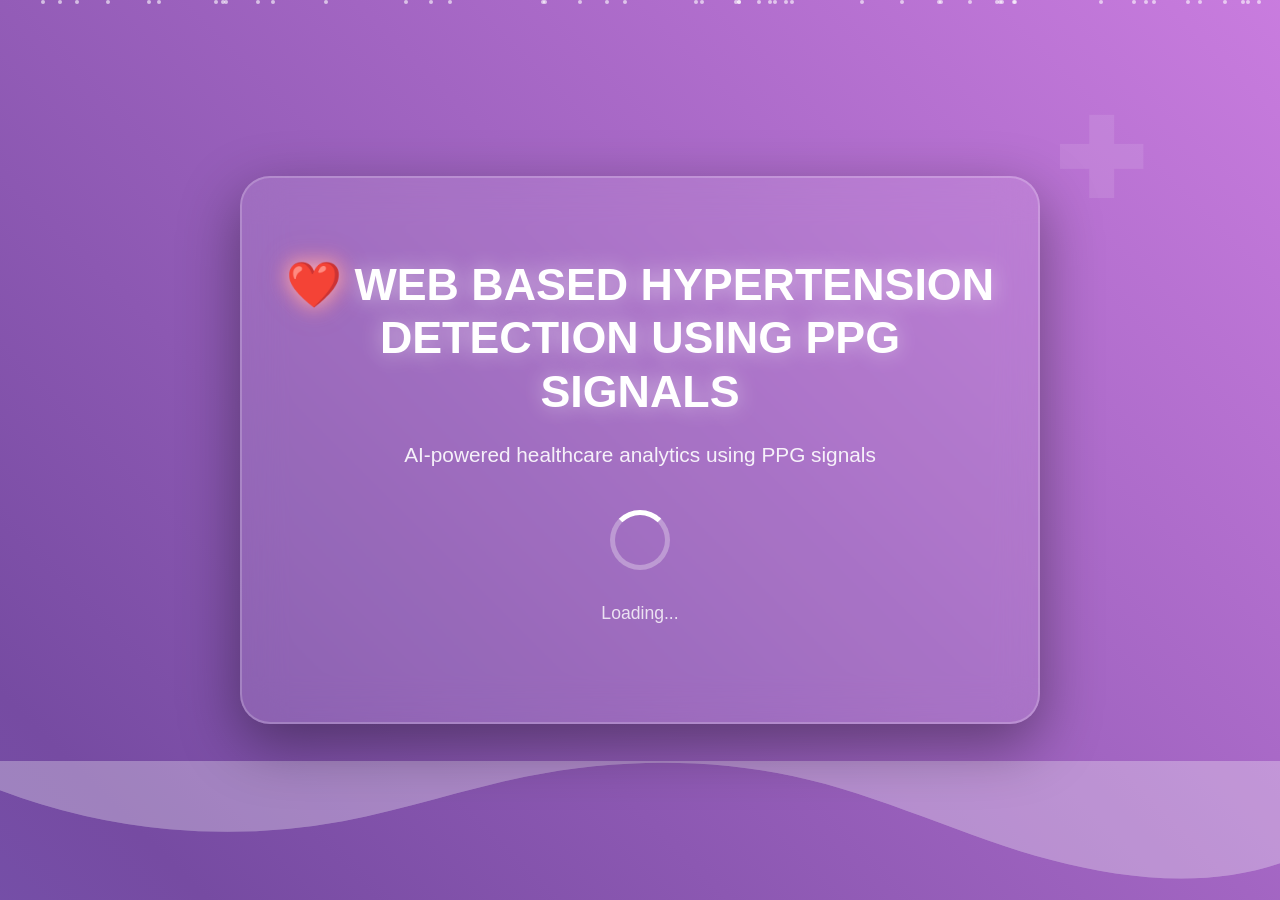
<file: index.html>
<!DOCTYPE html>
<html lang="en">
<head>
    <meta charset="UTF-8">
    <meta name="viewport" content="width=device-width, initial-scale=1.0">
    <title>Hypertension Detection</title>
    <link rel="stylesheet" href="https://cdn.jsdelivr.net/npm/bootstrap@5.3.0/dist/css/bootstrap.min.css">
    <link href='https://unpkg.com/boxicons@2.1.4/css/boxicons.min.css' rel='stylesheet'>
    <style>
        * {
            margin: 0;
            padding: 0;
            box-sizing: border-box;
        }

        body {
            font-family: 'Segoe UI', Tahoma, Geneva, Verdana, sans-serif;
            background: #0a0e27;
            min-height: 100vh;
            display: flex;
            align-items: center;
            justify-content: center;
            position: relative;
            overflow: hidden;
        }

        /* Animated gradient background */
        .gradient-bg {
            position: fixed;
            top: 0;
            left: 0;
            width: 100%;
            height: 100%;
            background: linear-gradient(45deg, #667eea, #764ba2, #f093fb, #4facfe);
            background-size: 400% 400%;
            animation: gradientShift 15s ease infinite;
            z-index: -2;
        }

        @keyframes gradientShift {
            0% { background-position: 0% 50%; }
            50% { background-position: 100% 50%; }
            100% { background-position: 0% 50%; }
        }

        /* Floating particles */
        .particles {
            position: fixed;
            top: 0;
            left: 0;
            width: 100%;
            height: 100%;
            z-index: -1;
        }

        .particle {
            position: absolute;
            width: 4px;
            height: 4px;
            background: rgba(255, 255, 255, 0.6);
            border-radius: 50%;
            animation: float 20s infinite;
        }

        @keyframes float {
            0%, 100% {
                transform: translateY(0) translateX(0);
                opacity: 0;
            }
            10% {
                opacity: 1;
            }
            90% {
                opacity: 1;
            }
            100% {
                transform: translateY(-100vh) translateX(100px);
                opacity: 0;
            }
        }

        /* Medical cross animation */
        .medical-cross {
            position: absolute;
            top: 10%;
            right: 10%;
            font-size: 100px;
            color: rgba(255, 255, 255, 0.1);
            animation: rotate 20s linear infinite;
        }

        @keyframes rotate {
            from { transform: rotate(0deg); }
            to { transform: rotate(360deg); }
        }

        .container {
            position: relative;
            z-index: 1;
        }

        /* Welcome/Loading Screen */
        #welcomeScreen {
            display: block;
            animation: fadeInUp 0.8s ease-out;
        }

        /* Language Selection Screen */
        #languageScreen {
            display: none;
            animation: fadeInUp 0.8s ease-out;
        }

        #mainContent {
            display: none;
        }

        .welcome-card {
            background: rgba(255, 255, 255, 0.1);
            border-radius: 30px;
            padding: 80px 40px;
            box-shadow: 0 20px 60px rgba(0, 0, 0, 0.4);
            backdrop-filter: blur(20px);
            border: 2px solid rgba(255, 255, 255, 0.2);
            animation: fadeInUp 0.8s ease-out, cardFloat 6s ease-in-out infinite;
            max-width: 800px;
            margin: 0 auto;
            text-align: center;
        }

        .welcome-title {
            font-weight: 700;
            font-size: 2.8rem;
            margin-bottom: 20px;
            color: #fff;
            text-shadow: 0 0 20px rgba(255, 255, 255, 0.5);
            animation: titleGlow 3s ease-in-out infinite;
        }

        .welcome-subtitle {
            font-size: 1.3rem;
            color: rgba(255, 255, 255, 0.9);
            margin-bottom: 40px;
        }

        .loading-spinner {
            width: 60px;
            height: 60px;
            border: 5px solid rgba(255, 255, 255, 0.3);
            border-top-color: white;
            border-radius: 50%;
            animation: spin 1s linear infinite;
            margin: 30px auto;
        }

        @keyframes spin {
            to { transform: rotate(360deg); }
        }

        .language-card {
            background: rgba(255, 255, 255, 0.1);
            border-radius: 30px;
            padding: 60px 40px;
            box-shadow: 0 20px 60px rgba(0, 0, 0, 0.4);
            backdrop-filter: blur(20px);
            border: 2px solid rgba(255, 255, 255, 0.2);
            animation: fadeInUp 0.8s ease-out, cardFloat 6s ease-in-out infinite;
            max-width: 600px;
            margin: 0 auto;
        }

        .language-title {
            font-weight: 700;
            font-size: 2rem;
            margin-bottom: 15px;
            color: #fff;
            text-shadow: 0 0 20px rgba(255, 255, 255, 0.5);
            text-align: center;
        }

        .language-subtitle {
            font-size: 1.1rem;
            color: rgba(255, 255, 255, 0.9);
            margin-bottom: 40px;
            text-align: center;
        }

        .language-grid {
            display: grid;
            grid-template-columns: repeat(auto-fit, minmax(150px, 1fr));
            gap: 20px;
            margin-top: 30px;
        }

        .language-option {
            background: rgba(255, 255, 255, 0.15);
            border: 2px solid rgba(255, 255, 255, 0.3);
            border-radius: 20px;
            padding: 25px 20px;
            text-align: center;
            cursor: pointer;
            transition: all 0.3s ease;
            position: relative;
            overflow: hidden;
        }

        .language-option::before {
            content: '';
            position: absolute;
            top: -50%;
            left: -50%;
            width: 200%;
            height: 200%;
            background: linear-gradient(45deg, transparent, rgba(255, 255, 255, 0.2), transparent);
            transform: rotate(45deg);
            animation: shine 4s linear infinite;
        }

        @keyframes shine {
            0% { transform: translateX(-100%) translateY(-100%) rotate(45deg); }
            100% { transform: translateX(100%) translateY(100%) rotate(45deg); }
        }

        .language-option:hover {
            transform: translateY(-8px) scale(1.05);
            background: rgba(255, 255, 255, 0.25);
            box-shadow: 0 15px 35px rgba(0, 0, 0, 0.4);
        }

        .language-icon {
            font-size: 2.5rem;
            margin-bottom: 10px;
        }

        .language-name {
            font-size: 1.1rem;
            font-weight: 600;
            color: white;
            position: relative;
            z-index: 1;
        }

        /* Main Content Styles */
        .main-card {
            background: rgba(255, 255, 255, 0.1);
            border-radius: 30px;
            padding: 60px 40px;
            box-shadow: 0 20px 60px rgba(0, 0, 0, 0.4);
            backdrop-filter: blur(20px);
            border: 2px solid rgba(255, 255, 255, 0.2);
            animation: fadeInUp 0.8s ease-out, cardFloat 6s ease-in-out infinite;
        }

        @keyframes fadeInUp {
            from {
                opacity: 0;
                transform: translateY(50px);
            }
            to {
                opacity: 1;
                transform: translateY(0);
            }
        }

        @keyframes cardFloat {
            0%, 100% { transform: translateY(0px); }
            50% { transform: translateY(-10px); }
        }

        .title-animate {
            font-weight: 700;
            font-size: 2.5rem;
            margin-bottom: 20px;
            color: #fff;
            text-shadow: 0 0 20px rgba(255, 255, 255, 0.5);
            animation: titleGlow 3s ease-in-out infinite;
        }

        @keyframes titleGlow {
            0%, 100% { 
                text-shadow: 0 0 20px rgba(255, 255, 255, 0.5);
            }
            50% { 
                text-shadow: 0 0 30px rgba(255, 255, 255, 0.8), 0 0 40px rgba(102, 126, 234, 0.6);
            }
        }

        .lead {
            font-size: 1.25rem;
            color: rgba(255, 255, 255, 0.9);
            margin-bottom: 30px;
            animation: fadeIn 1s ease-out 0.3s both;
        }

        @keyframes fadeIn {
            from { opacity: 0; }
            to { opacity: 1; }
        }

        /* Heartbeat animation */
        .heartbeat {
            display: inline-block;
            animation: heartbeat 1.5s ease-in-out infinite;
            filter: drop-shadow(0 0 10px rgba(255, 100, 100, 0.8));
        }

        @keyframes heartbeat {
            0%, 100% { transform: scale(1); }
            10%, 30% { transform: scale(1.2); }
            20%, 40% { transform: scale(1); }
        }

        .icon-container {
            display: flex;
            justify-content: center;
            gap: 40px;
            margin: 40px 0;
            animation: fadeIn 1s ease-out 0.6s both;
        }

        .feature-icon {
            text-align: center;
            cursor: pointer;
            transition: all 0.3s;
        }

        .feature-icon:hover {
            transform: translateY(-15px) scale(1.1);
        }

        .icon-circle {
            width: 100px;
            height: 100px;
            border-radius: 50%;
            background: linear-gradient(135deg, rgba(255, 255, 255, 0.2), rgba(255, 255, 255, 0.1));
            display: flex;
            align-items: center;
            justify-content: center;
            margin: 0 auto 15px;
            box-shadow: 0 10px 30px rgba(0, 0, 0, 0.3);
            border: 2px solid rgba(255, 255, 255, 0.3);
            animation: iconPulse 2s ease-in-out infinite;
            position: relative;
            overflow: hidden;
        }

        .icon-circle::before {
            content: '';
            position: absolute;
            top: -50%;
            left: -50%;
            width: 200%;
            height: 200%;
            background: linear-gradient(45deg, transparent, rgba(255, 255, 255, 0.3), transparent);
            transform: rotate(45deg);
            animation: shine 3s linear infinite;
        }

        @keyframes iconPulse {
            0%, 100% { 
                box-shadow: 0 10px 30px rgba(0, 0, 0, 0.3);
            }
            50% { 
                box-shadow: 0 15px 40px rgba(102, 126, 234, 0.6);
            }
        }

        .icon-circle i {
            font-size: 45px;
            color: white;
            z-index: 1;
            animation: iconRotate 4s ease-in-out infinite;
        }

        @keyframes iconRotate {
            0%, 100% { transform: rotateY(0deg); }
            50% { transform: rotateY(180deg); }
        }

        .feature-text {
            font-size: 1rem;
            color: rgba(255, 255, 255, 0.9);
            font-weight: 600;
            text-shadow: 0 2px 5px rgba(0, 0, 0, 0.3);
        }

        .btn-primary {
            padding: 18px 60px;
            font-size: 1.3rem;
            font-weight: 600;
            border: none;
            border-radius: 50px;
            background: linear-gradient(135deg, #667eea 0%, #764ba2 100%);
            box-shadow: 0 15px 35px rgba(102, 126, 234, 0.4);
            transition: all 0.3s ease;
            animation: buttonFloat 3s ease-in-out infinite, fadeIn 1s ease-out 0.9s both;
            color: white;
            text-decoration: none;
            display: inline-block;
            position: relative;
            overflow: hidden;
        }

        .btn-primary::before {
            content: '';
            position: absolute;
            top: 50%;
            left: 50%;
            width: 0;
            height: 0;
            border-radius: 50%;
            background: rgba(255, 255, 255, 0.3);
            transform: translate(-50%, -50%);
            transition: width 0.6s, height 0.6s;
        }

        .btn-primary:hover::before {
            width: 300px;
            height: 300px;
        }

        .btn-primary span {
            position: relative;
            z-index: 1;
        }

        @keyframes buttonFloat {
            0%, 100% { transform: translateY(0px); }
            50% { transform: translateY(-5px); }
        }

        .btn-primary:hover {
            transform: translateY(-5px) scale(1.05);
            box-shadow: 0 20px 45px rgba(102, 126, 234, 0.6);
        }

        .btn-primary:active {
            transform: translateY(-2px) scale(1.02);
        }

        .info-section {
            margin-top: 40px;
            padding-top: 30px;
            border-top: 2px solid rgba(255, 255, 255, 0.2);
            animation: fadeIn 1s ease-out 1.2s both;
        }

        .info-badge {
            display: inline-block;
            padding: 10px 25px;
            background: rgba(255, 255, 255, 0.15);
            border-radius: 25px;
            margin: 8px;
            color: white;
            font-weight: 600;
            font-size: 0.95rem;
            border: 1px solid rgba(255, 255, 255, 0.3);
            cursor: pointer;
            transition: all 0.3s ease;
            animation: badgeSlide 1s ease-out backwards;
        }

        .info-badge:nth-child(1) { animation-delay: 1.3s; }
        .info-badge:nth-child(2) { animation-delay: 1.5s; }
        .info-badge:nth-child(3) { animation-delay: 1.7s; }

        @keyframes badgeSlide {
            from {
                opacity: 0;
                transform: translateX(-30px);
            }
            to {
                opacity: 1;
                transform: translateX(0);
            }
        }

        .info-badge:hover {
            background: rgba(255, 255, 255, 0.25);
            transform: translateY(-3px);
            box-shadow: 0 10px 20px rgba(0, 0, 0, 0.3);
        }

        /* Wave animation at bottom */
        .wave-container {
            position: fixed;
            bottom: 0;
            left: 0;
            width: 100%;
            height: 150px;
            z-index: 0;
            opacity: 0.3;
        }

        .wave {
            position: absolute;
            bottom: 0;
            left: 0;
            width: 200%;
            height: 100%;
            background: url("data:image/svg+xml,%3Csvg xmlns='http://www.w3.org/2000/svg' viewBox='0 0 1200 120'%3E%3Cpath d='M321.39,56.44c58-10.79,114.16-30.13,172-41.86,82.39-16.72,168.19-17.73,250.45-.39C823.78,31,906.67,72,985.66,92.83c70.05,18.48,146.53,26.09,214.34,3V0H0V27.35A600.21,600.21,0,0,0,321.39,56.44Z' fill='%23ffffff'/%3E%3C/svg%3E");
            background-size: 50% 100%;
            animation: wave 10s linear infinite;
        }

        @keyframes wave {
            0% { transform: translateX(0); }
            100% { transform: translateX(-50%); }
        }

        .wave:nth-child(2) {
            opacity: 0.5;
            animation-duration: 15s;
        }

        /* Loading effect on click */
        .clicked {
            animation: clickEffect 0.5s ease-out;
        }

        @keyframes clickEffect {
            0% { transform: scale(1); }
            50% { transform: scale(0.95); }
            100% { transform: scale(1); }
        }

        /* Pulse effect */
        .pulse-ring {
            position: absolute;
            top: 50%;
            left: 50%;
            transform: translate(-50%, -50%);
            width: 100%;
            height: 100%;
            border: 3px solid rgba(255, 255, 255, 0.5);
            border-radius: 50%;
            animation: pulseRing 2s ease-out infinite;
        }

        @keyframes pulseRing {
            0% {
                transform: translate(-50%, -50%) scale(0.8);
                opacity: 1;
            }
            100% {
                transform: translate(-50%, -50%) scale(1.3);
                opacity: 0;
            }
        }

        @media (max-width: 768px) {
            .title-animate, .language-title {
                font-size: 1.8rem;
            }

            .main-card, .language-card {
                padding: 40px 20px;
            }

            .icon-container {
                flex-direction: column;
                gap: 30px;
            }

            .btn-primary {
                padding: 15px 40px;
                font-size: 1.1rem;
            }

            .medical-cross {
                font-size: 60px;
            }

            .language-grid {
                grid-template-columns: repeat(2, 1fr);
                gap: 15px;
            }
        }
    </style>
</head>
<body>
    <div class="gradient-bg"></div>
    
    <!-- Floating particles -->
    <div class="particles" id="particles"></div>
    
    <!-- Medical cross decoration -->
    <div class="medical-cross">
        <i class='bx bx-plus-medical'></i>
    </div>

    <!-- Wave animation -->
    <div class="wave-container">
        <div class="wave"></div>
        <div class="wave"></div>
    </div>

    <div class="container">
        <!-- Welcome/Loading Screen -->
        <div id="welcomeScreen">
            <div class="welcome-card">
                <div class="text-center">
                    <h1 class="welcome-title">
                        <span class="heartbeat">❤️</span> WEB BASED HYPERTENSION DETECTION USING PPG SIGNALS
                    </h1>
                    <p class="welcome-subtitle">AI-powered healthcare analytics using PPG signals</p>
                    <div class="loading-spinner"></div>
                    <p style="color: rgba(255, 255, 255, 0.8); margin-top: 20px; font-size: 1.1rem;">Loading...</p>
                </div>
            </div>
        </div>

        <!-- Language Selection Screen -->
        <div id="languageScreen">
            <div class="language-card">
                <div class="text-center">
                    <h2 style="color: white; font-size: 2.2rem; margin-bottom: 20px; font-weight: 700;">
                        <i class='bx bx-world' style="vertical-align: middle;"></i> Select Your Language
                    </h2>
                    <p style="color: rgba(255, 255, 255, 0.85); margin-bottom: 40px; font-size: 1.15rem;">
                        अपनी भाषा चुनें | మీ భాషను ఎంచుకోండి | Choose your language
                    </p>
                    
                    <div class="language-grid">
                        <div class="language-option" onclick="selectLanguage('English')">
                            <div class="language-icon">🇬🇧</div>
                            <div class="language-name">English</div>
                        </div>
                        <div class="language-option" onclick="selectLanguage('Hindi')">
                            <div class="language-icon">🇮🇳</div>
                            <div class="language-name">हिंदी (Hindi)</div>
                        </div>
                        <div class="language-option" onclick="selectLanguage('Telugu')">
                            <div class="language-icon">🏛️</div>
                            <div class="language-name">తెలుగు (Telugu)</div>
                        </div>
                        <div class="language-option" onclick="selectLanguage('Tamil')">
                            <div class="language-icon">🕉️</div>
                            <div class="language-name">தமிழ் (Tamil)</div>
                        </div>
                        <div class="language-option" onclick="selectLanguage('Bengali')">
                            <div class="language-icon">🐯</div>
                            <div class="language-name">বাংলা (Bengali)</div>
                        </div>
                        <div class="language-option" onclick="selectLanguage('Marathi')">
                            <div class="language-icon">🎭</div>
                            <div class="language-name">मराठी (Marathi)</div>
                        </div>
                        <div class="language-option" onclick="selectLanguage('Gujarati')">
                            <div class="language-icon">🦁</div>
                            <div class="language-name">ગુજરાતી (Gujarati)</div>
                        </div>
                        <div class="language-option" onclick="selectLanguage('Punjabi')">
                            <div class="language-icon">🎪</div>
                            <div class="language-name">ਪੰਜਾਬੀ (Punjabi)</div>
                        </div>
                        <div class="language-option" onclick="selectLanguage('Malayalam')">
                            <div class="language-icon">🌴</div>
                            <div class="language-name">മലയാളം (Malayalam)</div>
                        </div>
                        <div class="language-option" onclick="selectLanguage('Odia')">
                            <div class="language-icon">🏺</div>
                            <div class="language-name">ଓଡ଼ିଆ (Odia)</div>
                        </div>
                        <div class="language-option" onclick="selectLanguage('Assamese')">
                            <div class="language-icon">🦏</div>
                            <div class="language-name">অসমীয়া (Assamese)</div>
                        </div>
                        <div class="language-option" onclick="selectLanguage('Urdu')">
                            <div class="language-icon">🕌</div>
                            <div class="language-name">اردو (Urdu)</div>
                        </div>
                        <div class="language-option" onclick="selectLanguage('Sanskrit')">
                            <div class="language-icon">📿</div>
                            <div class="language-name">संस्कृतम् (Sanskrit)</div>
                        </div>
                    </div>
                </div>
            </div>
        </div>

        <!-- Main Content (Initially Hidden) -->
        <div id="mainContent">
            <div class="main-card">
                <div class="text-center">
                    <h1 class="title-animate">
                        <span class="heartbeat">❤️</span> WEB BASED HYPERTENSION DETECTION USING PPG SIGNALS
                    </h1>
                    <p class="lead">AI-powered healthcare analytics using PPG signals</p>

                    <div class="icon-container">
                        <div class="feature-icon" onclick="handleClick(this, '/upload')">
                            <div class="icon-circle">
                                <div class="pulse-ring"></div>
                                <i class='bx bx-pulse'></i>
                            </div>
                            <div class="feature-text">Real-time Analysis</div>
                        </div>
                        <div class="feature-icon" onclick="handleClick(this, '/upload')">
                            <div class="icon-circle">
                                <div class="pulse-ring"></div>
                                <i class='bx bx-brain'></i>
                            </div>
                            <div class="feature-text">AI Powered</div>
                        </div>
                        <div class="feature-icon" onclick="handleClick(this, '/upload')">
                            <div class="icon-circle">
                                <div class="pulse-ring"></div>
                                <i class='bx bx-shield-alt-2'></i>
                            </div>
                            <div class="feature-text">Accurate Results</div>
                        </div>
                    </div>

                    <a href="/upload" class="btn btn-primary btn-lg mt-3" onclick="handleButtonClick(event, this)">
                        <span><i class='bx bx-upload'></i> Start Prediction (Image)</span>
                    </a>
                    <a href="/predict-data" class="btn btn-primary btn-lg mt-3 ms-2" style="background: linear-gradient(135deg, #11998e 0%, #38ef7d 100%); border: none;" onclick="handleButtonClick(event, this)">
                        <span><i class='bx bx-dna'></i> Predict with Health Data</span>
                    </a>

                    <div class="info-section">
                        <div class="info-badge" onclick="handleClick(this, '/upload')">
                            <i class='bx bx-check-circle'></i> Fast Detection
                        </div>
                        <div class="info-badge" onclick="handleClick(this, '/predict-data')">
                            <i class='bx bx-check-circle'></i> ML Models (KNN, SVM, XGBoost)
                        </div>
                        <div class="info-badge" onclick="handleClick(this, '/visualize')">
                            <i class='bx bx-check-circle'></i> Visualize All Models
                        </div>
                        <div class="info-badge" onclick="handleClick(this, '/upload')">
                            <i class='bx bx-check-circle'></i> Easy to Use
                        </div>
                    </div>
                </div>
            </div>
        </div>
    </div>

    <script src="https://cdn.jsdelivr.net/npm/bootstrap@5.3.0/dist/js/bootstrap.bundle.min.js"></script>
    <script>
        // Create floating particles
        const particlesContainer = document.getElementById('particles');
        for (let i = 0; i < 50; i++) {
            const particle = document.createElement('div');
            particle.className = 'particle';
            particle.style.left = Math.random() * 100 + '%';
            particle.style.animationDelay = Math.random() * 20 + 's';
            particle.style.animationDuration = (Math.random() * 10 + 10) + 's';
            particlesContainer.appendChild(particle);
        }

        // Auto-transition from welcome screen to language selection
        window.onload = function() {
            setTimeout(() => {
                const welcomeScreen = document.getElementById('welcomeScreen');
                const languageScreen = document.getElementById('languageScreen');
                
                welcomeScreen.style.animation = 'fadeOut 0.8s ease-out forwards';
                
                setTimeout(() => {
                    welcomeScreen.style.display = 'none';
                    languageScreen.style.display = 'block';
                    languageScreen.style.animation = 'fadeInUp 0.8s ease-out';
                }, 800);
            }, 2500); // 2.5 seconds loading time
        };

        // Language selection function
        function selectLanguage(language) {
            // Store selected language
            localStorage.setItem('selectedLanguage', language);
            
            // Add animation effect
            const languageScreen = document.getElementById('languageScreen');
            const mainContent = document.getElementById('mainContent');
            
            languageScreen.style.animation = 'fadeOut 0.5s ease-out forwards';
            
            setTimeout(() => {
                languageScreen.style.display = 'none';
                mainContent.style.display = 'block';
                mainContent.style.animation = 'fadeInUp 0.8s ease-out';
                            }, 500);
        }

        // Add fadeOut animation
        const style = document.createElement('style');
        style.textContent = `
            @keyframes fadeOut {
                from {
                    opacity: 1;
                    transform: translateY(0);
                }
                to {
                    opacity: 0;
                    transform: translateY(-30px);
                }
            }
        `;
        document.head.appendChild(style);

        // Handle click with animation
        function handleClick(element, url) {
            element.classList.add('clicked');
            setTimeout(() => {
                window.location.href = url;
            }, 300);
        }

        // Handle button click
        function handleButtonClick(event, element) {
            event.preventDefault();
            element.classList.add('clicked');
            setTimeout(() => {
                window.location.href = element.href;
            }, 500);
        }

        // Add click effect to all clickable elements
        document.querySelectorAll('.feature-icon, .info-badge, .btn-primary').forEach(element => {
            element.addEventListener('click', function() {
                this.style.transform = 'scale(0.95)';
                setTimeout(() => {
                    this.style.transform = '';
                }, 200);
            });
        });
    </script>
</body>
</html>
</file>
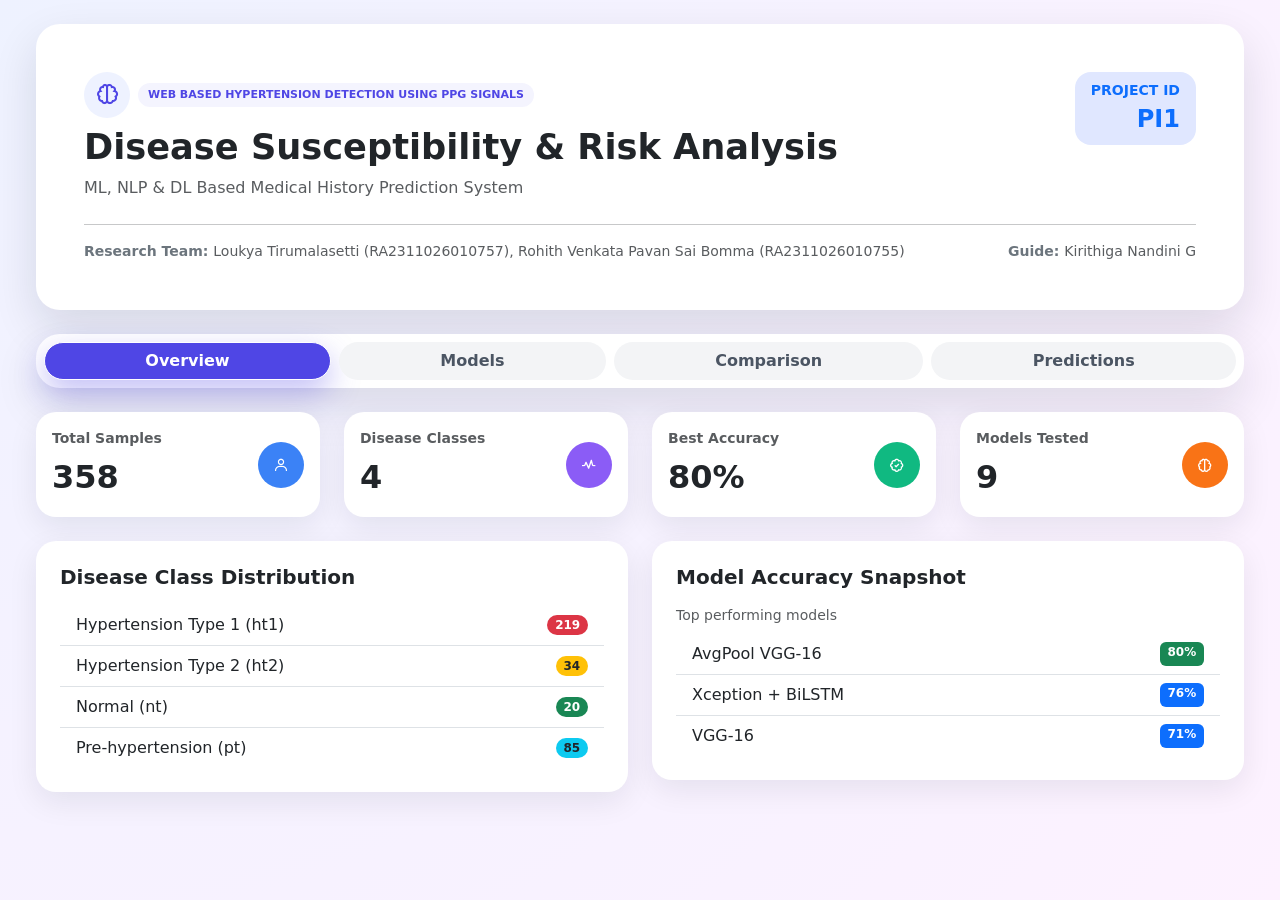
<file: dashboard.html>
<!DOCTYPE html>
<html lang="en">
<head>
  <meta charset="UTF-8">
  <title>Disease Susceptibility & Risk Analysis</title>
  <link rel="stylesheet"
        href="https://cdn.jsdelivr.net/npm/bootstrap@5.3.0/dist/css/bootstrap.min.css">
  <link rel="stylesheet"
        href="https://unpkg.com/boxicons@2.1.4/css/boxicons.min.css">

  <style>
    body {
      font-family: system-ui, -apple-system, BlinkMacSystemFont, "Segoe UI", sans-serif;
      background: radial-gradient(circle at top left, #eef2ff, #fdf2ff);
      min-height: 100vh;
      padding: 24px;
    }

    .card-soft {
      border-radius: 24px;
      box-shadow: 0 18px 45px rgba(15, 23, 42, 0.12);
      border: none;
    }

    .tab-btn {
      border-radius: 999px;
      font-weight: 600;
    }

    .tab-btn.active {
      background: #4f46e5;
      color: #fff;
      box-shadow: 0 12px 30px rgba(79, 70, 229, 0.35);
    }

    .tab-btn:not(.active) {
      background: #f3f4f6;
      color: #4b5563;
    }

    .stat-card {
      border-radius: 20px;
      border: none;
      box-shadow: 0 10px 30px rgba(15, 23, 42, 0.08);
    }

    .stat-icon {
      width: 46px;
      height: 46px;
      border-radius: 999px;
      display: flex;
      align-items: center;
      justify-content: center;
      color: #fff;
    }

    .badge-pill {
      border-radius: 999px;
    }

    .pill-tag {
      padding: 4px 10px;
      border-radius: 999px;
      font-size: 11px;
      font-weight: 600;
      background: rgba(79, 70, 229, 0.06);
      color: #4f46e5;
    }
  </style>
</head>
<body>

<div class="container-xxl">

  <!-- HEADER -->
  <div class="card card-soft mb-4 p-4 p-md-5">
    <div class="d-flex flex-column flex-md-row justify-content-between gap-3">
      <div>
        <div class="d-flex align-items-center gap-2 mb-2">
          <div class="stat-icon" style="background:#eef2ff;color:#4f46e5;">
            <i class='bx bx-brain bx-sm'></i>
          </div>
          <span class="pill-tag">WEB BASED HYPERTENSION DETECTION USING PPG SIGNALS</span>
        </div>
        <h1 class="fw-bold mb-0" style="font-size:2.2rem;">
          Disease Susceptibility &amp; Risk Analysis
        </h1>
        <p class="text-muted mt-2 mb-0">
          ML, NLP &amp; DL Based Medical History Prediction System
        </p>
      </div>

      <div class="text-md-end">
        <div class="px-3 py-2 rounded-4" style="background:#e0e7ff;">
          <div class="text-uppercase small fw-semibold text-primary">Project ID</div>
          <div class="fw-bold fs-4 text-primary">PI1</div>
        </div>
      </div>
    </div>

    <hr class="mt-4 mb-3">

    <div class="d-flex flex-column flex-md-row justify-content-between gap-2">
      <div class="small">
        <span class="fw-semibold text-secondary">Research Team: </span>
        <span class="text-muted">
          Loukya Tirumalasetti (RA2311026010757),
          Rohith Venkata Pavan Sai Bomma (RA2311026010755)
        </span>
      </div>
      <div class="small">
        <span class="fw-semibold text-secondary">Guide: </span>
        <span class="text-muted">Kirithiga Nandini G</span>
      </div>
    </div>
  </div>

  <!-- TABS -->
  <div class="card card-soft mb-4 p-2">
    <div class="d-flex gap-2 flex-wrap">
      <button class="btn flex-fill tab-btn active" data-tab="overview">Overview</button>
      <button class="btn flex-fill tab-btn" data-tab="models">Models</button>
      <button class="btn flex-fill tab-btn" data-tab="comparison">Comparison</button>
      <button class="btn flex-fill tab-btn" data-tab="predictions">Predictions</button>
    </div>
  </div>

  <!-- TAB CONTENTS -->

  <!-- OVERVIEW -->
  <div id="tab-overview" class="tab-pane">
    <div class="row g-4 mb-4">
      <div class="col-md-3">
        <div class="card stat-card p-3">
          <div class="d-flex justify-content-between align-items-center">
            <div>
              <div class="text-muted small fw-semibold">Total Samples</div>
              <div class="fs-2 fw-bold mt-1">358</div>
            </div>
            <div class="stat-icon" style="background:#3b82f6;">
              <i class='bx bx-user'></i>
            </div>
          </div>
        </div>
      </div>
      <div class="col-md-3">
        <div class="card stat-card p-3">
          <div class="d-flex justify-content-between align-items-center">
            <div>
              <div class="text-muted small fw-semibold">Disease Classes</div>
              <div class="fs-2 fw-bold mt-1">4</div>
            </div>
            <div class="stat-icon" style="background:#8b5cf6;">
              <i class='bx bx-pulse'></i>
            </div>
          </div>
        </div>
      </div>
      <div class="col-md-3">
        <div class="card stat-card p-3">
          <div class="d-flex justify-content-between align-items-center">
            <div>
              <div class="text-muted small fw-semibold">Best Accuracy</div>
              <div class="fs-2 fw-bold mt-1">80%</div>
            </div>
            <div class="stat-icon" style="background:#10b981;">
              <i class='bx bx-badge-check'></i>
            </div>
          </div>
        </div>
      </div>
      <div class="col-md-3">
        <div class="card stat-card p-3">
          <div class="d-flex justify-content-between align-items-center">
            <div>
              <div class="text-muted small fw-semibold">Models Tested</div>
              <div class="fs-2 fw-bold mt-1">9</div>
            </div>
            <div class="stat-icon" style="background:#f97316;">
              <i class='bx bx-brain'></i>
            </div>
          </div>
        </div>
      </div>
    </div>

    <!-- simple distribution cards -->
    <div class="row g-4">
      <div class="col-lg-6">
        <div class="card stat-card p-4">
          <h5 class="fw-bold mb-3">Disease Class Distribution</h5>
          <ul class="list-group list-group-flush">
            <li class="list-group-item d-flex justify-content-between align-items-center">
              Hypertension Type 1 (ht1)
              <span class="badge bg-danger rounded-pill">219</span>
            </li>
            <li class="list-group-item d-flex justify-content-between align-items-center">
              Hypertension Type 2 (ht2)
              <span class="badge bg-warning text-dark rounded-pill">34</span>
            </li>
            <li class="list-group-item d-flex justify-content-between align-items-center">
              Normal (nt)
              <span class="badge bg-success rounded-pill">20</span>
            </li>
            <li class="list-group-item d-flex justify-content-between align-items-center">
              Pre-hypertension (pt)
              <span class="badge bg-info text-dark rounded-pill">85</span>
            </li>
          </ul>
        </div>
      </div>

      <div class="col-lg-6">
        <div class="card stat-card p-4">
          <h5 class="fw-bold mb-3">Model Accuracy Snapshot</h5>
          <div class="small text-muted mb-2">Top performing models</div>
          <ul class="list-group list-group-flush">
            <li class="list-group-item d-flex justify-content-between">
              <span>AvgPool VGG-16</span>
              <span class="badge bg-success">80%</span>
            </li>
            <li class="list-group-item d-flex justify-content-between">
              <span>Xception + BiLSTM</span>
              <span class="badge bg-primary">76%</span>
            </li>
            <li class="list-group-item d-flex justify-content-between">
              <span>VGG-16</span>
              <span class="badge bg-primary">71%</span>
            </li>
          </ul>
        </div>
      </div>
    </div>
  </div>

  <!-- MODELS -->
  <div id="tab-models" class="tab-pane d-none">
    <div class="card stat-card p-4 mb-4">
      <h5 class="fw-bold mb-3">AvgPool VGG-16 Training Summary</h5>
      <p class="text-muted mb-2">
        Model achieved <strong>100% training accuracy</strong> by epoch 40 with final loss
        approximately <strong>0.1</strong>.
      </p>
      <ul class="mb-0">
        <li>Fast convergence from 0.42 to 0.98 accuracy within 20 epochs.</li>
        <li>Loss steadily reduced from 8.5 to 0.1.</li>
      </ul>
    </div>

    <div class="card stat-card p-4">
      <h5 class="fw-bold mb-3">AvgPool VGG-16 Class-wise Metrics</h5>
      <div class="table-responsive">
        <table class="table align-middle mb-0">
          <thead class="table-light">
          <tr>
            <th>Class</th>
            <th>Precision</th>
            <th>Recall</th>
            <th>F1-Score</th>
            <th>Support</th>
          </tr>
          </thead>
          <tbody>
          <tr>
            <td class="fw-semibold">ht1</td>
            <td>95%</td>
            <td>62%</td>
            <td>75%</td>
            <td>219</td>
          </tr>
          <tr>
            <td class="fw-semibold">ht2</td>
            <td>100%</td>
            <td>5%</td>
            <td>10%</td>
            <td>34</td>
          </tr>
          <tr>
            <td class="fw-semibold">nt</td>
            <td>88%</td>
            <td>90%</td>
            <td>89%</td>
            <td>20</td>
          </tr>
          <tr>
            <td class="fw-semibold">pt</td>
            <td>71%</td>
            <td>95%</td>
            <td>81%</td>
            <td>85</td>
          </tr>
          </tbody>
        </table>
      </div>
    </div>
  </div>

  <!-- COMPARISON -->
  <div id="tab-comparison" class="tab-pane d-none">
    <div class="card stat-card p-4 mb-4">
      <h5 class="fw-bold mb-3">Model Accuracy vs F1-Score</h5>
      <p class="text-muted mb-2">
        Traditional ML models (KNN, SVM, XGBoost) show significantly lower accuracy compared
        to deep learning architectures.
      </p>
      <p class="mb-0">
        <strong>AvgPool VGG-16</strong> achieves the best balance with
        <strong>80% accuracy</strong> and <strong>0.77 F1-score</strong>, followed by
        <strong>Xception+BiLSTM</strong> (76% accuracy).
      </p>
    </div>

    <div class="card stat-card p-4">
      <h5 class="fw-bold mb-3">All Models (Summary)</h5>
      <div class="table-responsive">
        <table class="table align-middle mb-0">
          <thead class="table-light">
          <tr>
            <th>Model</th>
            <th class="text-center">Accuracy</th>
            <th class="text-center">F1-Score</th>
            <th class="text-center">Rank</th>
          </tr>
          </thead>
          <tbody>
          <tr class="table-warning">
            <td class="fw-semibold"><i class='bx bxs-medal text-warning me-1'></i>AvgPool VGG-16</td>
            <td class="text-center">80%</td>
            <td class="text-center">0.77</td>
            <td class="text-center fw-bold text-primary">#1</td>
          </tr>
          <tr class="table-warning">
            <td class="fw-semibold">Xception+BiLSTM</td>
            <td class="text-center">76%</td>
            <td class="text-center">0.48</td>
            <td class="text-center fw-bold text-primary">#2</td>
          </tr>
          <tr class="table-warning">
            <td class="fw-semibold">VGG-16</td>
            <td class="text-center">71%</td>
            <td class="text-center">0.69</td>
            <td class="text-center fw-bold text-primary">#3</td>
          </tr>
          <tr>
            <td>ResNet-50</td>
            <td class="text-center">44%</td>
            <td class="text-center">0.40</td>
            <td class="text-center">#4</td>
          </tr>
          <tr>
            <td>AlexNet</td>
            <td class="text-center">39%</td>
            <td class="text-center">0.22</td>
            <td class="text-center">#5</td>
          </tr>
          <tr>
            <td>KNN</td>
            <td class="text-center">38%</td>
            <td class="text-center">0.37</td>
            <td class="text-center">#6</td>
          </tr>
          <!-- add others similarly if you like -->
          </tbody>
        </table>
      </div>
    </div>
  </div>

  <!-- PREDICTIONS -->
  <div id="tab-predictions" class="tab-pane d-none">
    <div class="row g-4">
      <div class="col-lg-8">
        <div class="card stat-card p-4">
          <h5 class="fw-bold mb-3">
            <i class='bx bx-upload me-2 text-primary'></i>
            Multi‑Model Disease Prediction
          </h5>

          <div class="row g-3 mb-3">
            <div class="col-md-6">
              <label class="form-label small fw-semibold">Patient ID</label>
              <input class="form-control" placeholder="P001">
            </div>
            <div class="col-md-6">
              <label class="form-label small fw-semibold">Age</label>
              <input type="number" class="form-control" placeholder="45">
            </div>
            <div class="col-md-6">
              <label class="form-label small fw-semibold">Systolic BP</label>
              <input type="number" class="form-control" placeholder="140">
            </div>
            <div class="col-md-6">
              <label class="form-label small fw-semibold">Diastolic BP</label>
              <input type="number" class="form-control" placeholder="90">
            </div>
            <div class="col-md-6">
              <label class="form-label small fw-semibold">Heart Rate</label>
              <input type="number" class="form-control" placeholder="75">
            </div>
            <div class="col-md-6">
              <label class="form-label small fw-semibold">Medical History</label>
              <select class="form-select">
                <option>None</option>
                <option>Family History</option>
                <option>Previous Condition</option>
              </select>
            </div>
          </div>

          <button id="predictBtn" class="btn w-100 text-white fw-semibold py-3"
                  style="background:linear-gradient(90deg,#4f46e5,#7c3aed);">
            <i class='bx bx-bolt me-1'></i>
            Predict with All Models
          </button>
        </div>
      </div>

      <div class="col-lg-4">
        <div class="card stat-card p-4">
          <h6 class="fw-bold mb-3">
            <i class='bx bx-brain me-2 text-purple'></i>
            Model Predictions
          </h6>
          <div id="predictionList" class="text-muted small">
            Enter patient data and click predict.
          </div>
        </div>
      </div>
    </div>
  </div>

</div>

<script>
  // simple tab switching
  document.querySelectorAll('.tab-btn').forEach(btn => {
    btn.addEventListener('click', () => {
      const target = btn.getAttribute('data-tab');

      document.querySelectorAll('.tab-btn').forEach(b => b.classList.remove('active'));
      btn.classList.add('active');

      document.querySelectorAll('.tab-pane').forEach(p => p.classList.add('d-none'));
      document.getElementById('tab-' + target).classList.remove('d-none');
    });
  });

  // fake predictions
  const predictBtn = document.getElementById('predictBtn');
  const predictionList = document.getElementById('predictionList');

  if (predictBtn && predictionList) {
    predictBtn.addEventListener('click', () => {
      predictBtn.disabled = true;
      predictBtn.innerHTML =
        "<span class='spinner-border spinner-border-sm me-2'></span>Processing with 9 Models...";

      setTimeout(() => {
        predictionList.innerHTML = `
          <div class="mb-2">
            <div class="small text-muted fw-semibold">AvgPool VGG-16</div>
            <div class="fw-bold">HT1 &mdash; 95% confidence</div>
          </div>
          <div class="mb-2">
            <div class="small text-muted fw-semibold">Xception+BiLSTM</div>
            <div class="fw-bold">PT &mdash; 76% confidence</div>
          </div>
          <div class="mb-2">
            <div class="small text-muted fw-semibold">VGG-16</div>
            <div class="fw-bold">HT1 &mdash; 71% confidence</div>
          </div>
        `;
        predictBtn.disabled = false;
        predictBtn.innerHTML =
          "<i class='bx bx-bolt me-1'></i>Predict with All Models";
      }, 1500);
    });
  }
</script>

</body>
</html>
</file>
